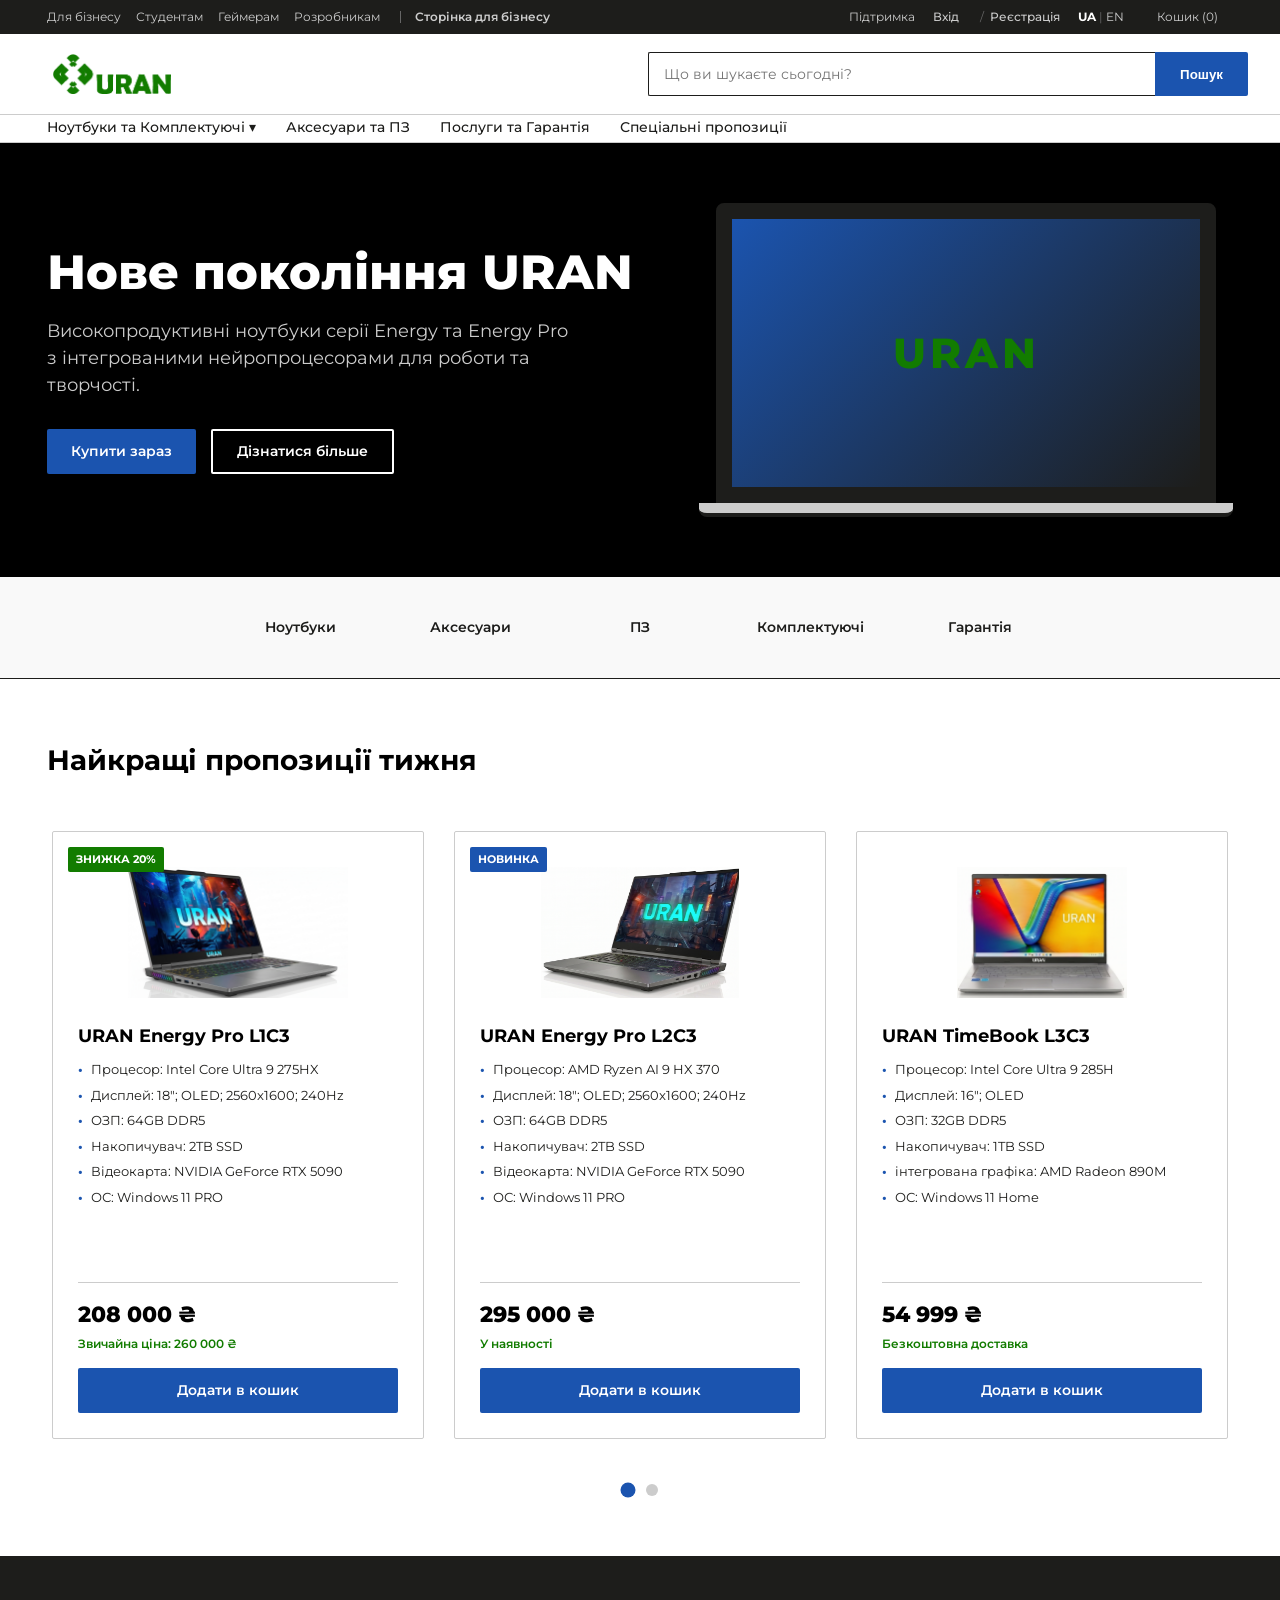
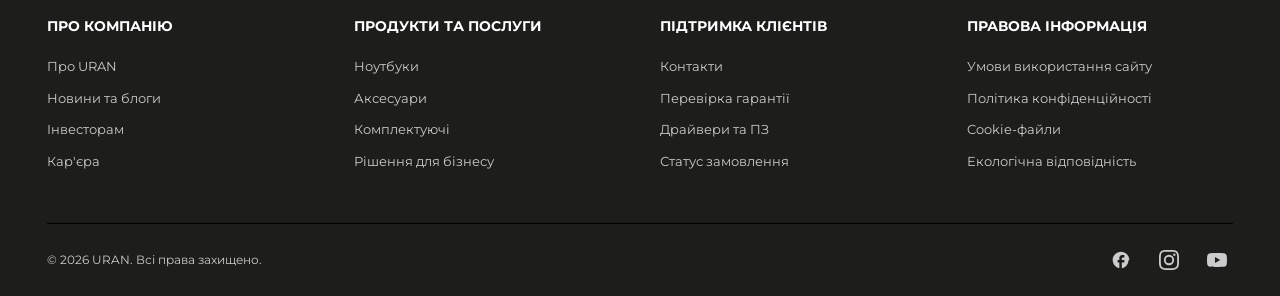
<file: index.html>
<!DOCTYPE html>
<html lang="uk">
<head>
    <meta charset="UTF-8">
    <meta name="viewport" content="width=device-width, initial-scale=1.0">
    <title>URAN Офіційний магазин | Ноутбуки</title>
    <link rel="icon" type="image/png" href="img/favicon.png">
    <link href="https://fonts.googleapis.com/css2?family=Montserrat:wght@400;500;600;700;800&display=swap" rel="stylesheet">
    <link rel="stylesheet" href="style.css">
</head>
<body>


    <div class="top-nav">
        <div class="container top-nav-content">
            <div class="top-nav-left">
                <a href="#">Для бізнесу</a>
                <a href="#">Студентам</a>
                <a href="#">Геймерам</a>
                <a href="#">Розробникам</a>
                <a href="#" class="business-store-link">Сторінка для бізнесу</a>
            </div>
            <div class="top-nav-right">
                <a href="#">Підтримка</a>
                
                <div class="auth-buttons">
                    <a href="#" class="auth-link login-btn">Вхід</a>
                    <span class="auth-divider">/</span>
                    <a href="#" class="auth-link register-btn">Реєстрація</a>
                </div>

                <span class="lang-switch">
                    <span class="active">UA</span> | <a href="en.html">EN</a>
                </span>
                <a href="#" class="cart">Кошик (0)</a>
            </div>
        </div>
    </div>


    <header class="main-header">
        <div class="container header-container">
            <a href="index.html" class="logo">
                <img src="img/logo.png" alt="URAN Logo" class="logo-img">
            </a>
            

            <div class="search-bar">
                <input type="text" placeholder="Що ви шукаєте сьогодні?">
                <button type="button">Пошук</button>
            </div>
        </div>
        


        <div class="category-nav">
            <div class="container">
                <nav class="nav-menu">
                    

                    <div class="nav-item">
                        <a href="#" class="nav-link">Ноутбуки та Комплектуючі ▾</a>
                        

                        <div class="mega-menu">
                            <div class="container mega-menu-content">

                                <div class="mega-column">
                                    <h4>Ноутбуки</h4>
                                    <a href="#">Energy Pro</a>
                                    <a href="#">Energy</a>
                                    <a href="#">Gaming</a>
                                    <a href="#">TimeBook</a>
                                    <a href="#" class="view-all">Дивитись усі ноутбуки ></a>
                                </div>


                                <div class="mega-column">
                                    <h4>Комплектуючі</h4>
                                    <a href="#">Екрани</a>
                                    <a href="#">Клавіатура</a>
                                    <a href="#">Зарядки</a>
                                    <a href="#">Touchpad</a>
                                </div>


                                <div class="mega-column promo-column">
                                    <div class="promo-box">
                                        <span class="badge-eco">НОВИНКА</span>
                                        <h4>URAN AI</h4>
                                        <p>Нова ера розумних ноутбуків з нейропроцесорами NPU.</p>
                                        <a href="#" class="btn-primary">Дізнатися більше</a>
                                    </div>
                                </div>
                            </div>
                        </div>
                    </div> 


                    <div class="nav-item">
                        <a href="#" class="nav-link">Аксесуари та ПЗ</a>
                    </div>
                    <div class="nav-item">
                        <a href="#" class="nav-link">Послуги та Гарантія</a>
                    </div>
                    <div class="nav-item">
                        <a href="#" class="nav-link">Спеціальні пропозиції</a>
                    </div>

                </nav>
            </div>
        </div>
    </header>


    <section class="hero">
        <div class="container hero-wrapper">
            <div class="hero-content">
                <h1 class="hero-title">Нове покоління URAN</h1>
                <p class="hero-subtitle">Високопродуктивні ноутбуки серії Energy та Energy Pro з інтегрованими нейропроцесорами для роботи та творчості.</p>
                <div class="hero-actions">
                    <a href="#" class="btn-primary">Купити зараз</a>
                    <a href="#" class="btn-outline">Дізнатися більше</a>
                </div>
            </div>

            <div class="hero-graphic">
                <div class="laptop-screen"><span>URAN</span></div>
                <div class="laptop-base"></div>
            </div>
        </div>
    </section>


    <section class="quick-links">
        <div class="container">
            <div class="quick-links-grid">
                <a href="#" class="quick-card">
                    <span>Ноутбуки</span>
                </a>
                <a href="#" class="quick-card">
                    <span>Аксесуари</span>
                </a>
                <a href="#" class="quick-card">
                    <span>ПЗ</span>
                </a>
                <a href="#" class="quick-card">
                    <span>Комплектуючі</span>
                </a>
                <a href="#" class="quick-card">
                    <span>Гарантія</span>
                </a>
            </div>
        </div>
    </section>


    <section class="store-section">
    <div class="container">
        <h2 class="section-title">Найкращі пропозиції тижня</h2>

        <div class="carousel-container">
            <input type="radio" name="slider" id="page1" checked>
            <input type="radio" name="slider" id="page2">

            <div class="carousel-viewport">
                <div class="carousel-track">
                    
                    <div class="carousel-page">
                        
                        <div class="product-card">
                            <span class="badge-eco">ЗНИЖКА 20%</span>
                            <div class="product-image">
                                <img src="img/products/1.png" alt="ThinkPro X12" class="prod-img">
                            </div>
                            <div class="product-info">
                                <h3 class="product-title">URAN Energy Pro L1C3</h3>
                                <ul class="product-specs">
                                    <li>Процесор: Intel Core Ultra 9 275HX</li>
                                    <li>Дисплей: 18"; OLED; 2560x1600; 240Hz</li>
                                    <li>ОЗП: 64GB DDR5</li>
                                    <li>Накопичувач: 2TB SSD</li>
                                    <li>Відеокарта: NVIDIA GeForce RTX 5090</li>
                                    <li>ОС: Windows 11 PRO</li>
                                </ul>
                                <div class="product-price-block">
                                    <div class="price-current">208 000 ₴</div>
                                    <div class="price-savings">Звичайна ціна: 260 000 ₴</div>
                                </div>
                                <a href="#" class="btn-primary">Додати в кошик</a>
                            </div> </div> <div class="product-card">
                            <span class="badge-eco" style="background-color: #1b54af;">НОВИНКА</span>
                            <div class="product-image">
                                <img src="img/products/2.png" alt="Legion G7" class="prod-img">
                            </div>
                            <div class="product-info">
                                <h3 class="product-title">URAN Energy Pro L2C3</h3>
                                <ul class="product-specs">
                                    <li>Процесор: AMD Ryzen AI 9 HX 370</li>
                                    <li>Дисплей: 18"; OLED; 2560x1600; 240Hz</li>
                                    <li>ОЗП: 64GB DDR5</li>
                                    <li>Накопичувач: 2TB SSD</li>
                                    <li>Відеокарта: NVIDIA GeForce RTX 5090</li>
                                    <li>ОС: Windows 11 PRO</li>
                                </ul>
                                <div class="product-price-block">
                                    <div class="price-current">295 000 ₴</div>
                                    <div class="price-savings">У наявності</div>
                                </div>
                                <a href="#" class="btn-primary">Додати в кошик</a>
                            </div> </div> <div class="product-card">
                            <div class="product-image">
                                <img src="img/products/3.png" alt="Air Transform" class="prod-img">
                            </div>
                            <div class="product-info">
                                <h3 class="product-title">URAN TimeBook L3C3</h3>
                                <ul class="product-specs">
                                    <li>Процесор: Intel Core Ultra 9 285H</li>
                                    <li>Дисплей: 16"; OLED</li>
                                    <li>ОЗП: 32GB DDR5</li>
                                    <li>Накопичувач: 1TB SSD</li>
                                    <li>інтегрована графіка: AMD Radeon 890M</li>
                                    <li>ОС: Windows 11 Home</li>
                                </ul>
                                <div class="product-price-block">
                                    <div class="price-current">54 999 ₴</div>
                                    <div class="price-savings">Безкоштовна доставка</div>
                                </div>
                                <a href="#" class="btn-primary">Додати в кошик</a>
                            </div> </div> </div> <div class="carousel-page">
                        
                        <div class="product-card">
                            <span class="badge-eco">ТОП ПРОДАЖІВ</span>
                            <div class="product-image">
                                <img src="img/products/4.png" alt="Book Slim 5" class="prod-img">
                            </div>
                            <div class="product-info">
                                <h3 class="product-title">URAN TimeBook L2C2</h3>
                                <ul class="product-specs">
                                    <li>Процесор: AMD Ryzen 7 7730U</li>
                                    <li>Дисплей: 16"; FHD IPS</li>
                                    <li>ОЗП: 16GB DDR5</li>
                                    <li>Накопичувач: 1TB SSD</li>
                                    <li>інтегрована графіка: AMD Radeon 870M</li>
                                    <li>ОС: Windows 11 Home</li>
                                </ul>
                                <div class="product-price-block">
                                    <div class="price-current">34 500 ₴</div>
                                    <div class="price-savings">Бюджетна версія</div>
                                </div>
                                <a href="#" class="btn-primary">Додати в кошик</a>
                            </div> </div> <div class="product-card">
                            <span class="badge-eco" style="background-color: #1d1d1b;">ЗНИЖКА 5%</span>
                            <div class="product-image">
                                <img src="img/products/5.png" alt="Tower Creator" class="prod-img">
                            </div>
                            <div class="product-info">
                                <h3 class="product-title">URAN Gaming L1C3</h3>
                                <ul class="product-specs">
                                    <li>Процесор: Intel Core i9-14900K</li>
                                    <li>Дисплей: 16"; OLED; 1920x1200</li>
                                    <li>ОЗП: 32GB DDR5 RAM</li>
                                    <li>Накопичувач: 1TB SSD</li>
                                    <li>Відеокарта: RTX 5060</li>
                                    <li>ОС: Windows 11 Home</li>
                                </ul>
                                <div class="product-price-block">
                                    <div class="price-current">75 999 ₴</div>
                                    <div class="price-savings">Ціна до знижки: 79 999 ₴</div>
                                </div>
                                <a href="#" class="btn-primary">Додати в кошик</a>
                            </div> </div> <div class="product-card">
                            <span class="badge-eco">АКЦІЯ</span>
                            <div class="product-image">
                                <img src="img/products/6.png" alt="Pad Ultra 12" class="prod-img">
                            </div>
                            <div class="product-info">
                                <h3 class="product-title">URAN TimeBook L1C6</h3>
                                <ul class="product-specs">
                                    <li>Процесор: Intel Core Ultra 7 256V</li>
                                    <li>Дисплей: 15"; OLED; 1920x1200</li>
                                    <li>ОЗП: 16GB</li>
                                    <li>Накопичувач: 1TB SSD</li>
                                    <li>інтегрована графіка: Intel Arc Graphics 140V</li>
                                    <li>ОС: Windows 11 Home</li>
                                </ul>
                                <div class="product-price-block">
                                    <div class="price-current">35 999 ₴</div>
                                    <div class="price-savings">Комп'ютерна миша в подарунок</div>
                                </div>
                                <a href="#" class="btn-primary">Додати в кошик</a>
                            </div> </div> </div> </div> </div> <div class="carousel-dots">
                <label for="page1" class="dot-label" id="dot1"></label>
                <label for="page2" class="dot-label" id="dot2"></label>
            </div>
        </div>

    </div>
</section>


    <footer class="footer">
        <div class="container">
            <div class="footer-grid">
                <div class="footer-column">
                    <h4>Про компанію</h4>
                    <a href="#">Про URAN</a>
                    <a href="#">Новини та блоги</a>
                    <a href="#">Інвесторам</a>
                    <a href="#">Кар'єра</a>
                </div>
                <div class="footer-column">
                    <h4>Продукти та послуги</h4>
                    <a href="#">Ноутбуки</a>
                    <a href="#">Аксесуари</a>
                    <a href="#">Комплектуючі</a>
                    <a href="#">Рішення для бізнесу</a>
                </div>
                <div class="footer-column">
                    <h4>Підтримка клієнтів</h4>
                    <a href="#">Контакти</a>
                    <a href="#">Перевірка гарантії</a>
                    <a href="#">Драйвери та ПЗ</a>
                    <a href="#">Статус замовлення</a>
                </div>
                <div class="footer-column">
                    <h4>Правова інформація</h4>

                    <a href="#">Умови використання сайту</a>
                    <a href="#">Політика конфіденційності</a>
                    <a href="#">Cookie-файли</a>
                    <a href="#">Екологічна відповідність</a>
                </div>
            </div>
            
            <div class="footer-bottom">
                <div class="copyright">
                    &copy; 2026 URAN. Всі права захищено.
                </div>

            <div class="social-links">

                <a href="#" class="social-icon-link" aria-label="Facebook">
                    <svg viewBox="0 0 24 24" class="svg-social">
                        <path d="M22 12c0-5.52-4.48-10-10-10S2 6.48 2 12c0 4.84 3.44 8.87 8 9.8V15H8v-3h2V9.5C10 7.57 11.57 6 13.5 6H16v3h-2c-.55 0-1 .45-1 1v2h3v3h-3v6.95c4.56-.93 8-4.96 8-9.75z"/>
                    </svg>
                </a>
            

                <a href="#" class="social-icon-link" aria-label="Instagram">
                    <svg viewBox="0 0 24 24" class="svg-social">
                        <path d="M12 2.163c3.204 0 3.584.012 4.85.07 3.252.148 4.771 1.691 4.919 4.919.058 1.265.069 1.645.069 4.849 0 3.205-.012 3.584-.069 4.849-.149 3.225-1.664 4.771-4.919 4.919-1.266.058-1.644.07-4.85.07-3.204 0-3.584-.012-4.849-.07-3.26-.149-4.771-1.699-4.919-4.92-.058-1.265-.07-1.644-.07-4.849 0-3.204.013-3.583.07-4.849.149-3.227 1.664-4.771 4.919-4.919 1.266-.057 1.645-.069 4.849-.069zM12 0C8.741 0 8.333.014 7.053.072 2.695.272.273 2.69.073 7.051.014 8.333 0 8.741 0 12c0 3.259.014 3.668.072 4.948.2 4.358 2.618 6.78 6.98 6.98 1.281.058 1.689.072 4.948.072 3.259 0 3.668-.014 4.948-.072 4.354-.2 6.782-2.618 6.979-6.98.059-1.28.073-1.689.073-4.948 0-3.259-.014-3.667-.072-4.947-.196-4.354-2.617-6.78-6.979-6.98C15.668.014 15.259 0 12 0zm0 5.838a6.162 6.162 0 1 0 0 12.324 6.162 6.162 0 0 0 0-12.324zM12 16a4 4 0 1 1 0-8 4 4 0 0 1 0 8zm6.406-11.845a1.44 1.44 0 1 0 0 2.881 1.44 1.44 0 0 0 0-2.881z"/>
                    </svg>
                </a>
            

                <a href="#" class="social-icon-link" aria-label="YouTube">
                    <svg viewBox="0 0 24 24" class="svg-social">
                        <path d="M23.498 6.163a3.003 3.003 0 0 0-2.11-2.11C19.517 3.545 12 3.545 12 3.545s-7.516 0-9.388.508a3.003 3.003 0 0 0-2.11 2.11C0 8.033 0 12 0 12s0 3.967.502 5.837a3.003 3.003 0 0 0 2.11 2.11c1.872.508 9.388.508 9.388.508s7.517 0 9.388-.508a3.003 3.003 0 0 0 2.11-2.11C24 15.967 24 12 24 12s0-3.967-.502-5.163zM9.545 15.568V8.432L15.818 12l-6.273 3.568z"/>
                    </svg>
                </a>
            </div>
            </div>
        </div>
    </footer>

</body>
</html>
</file>
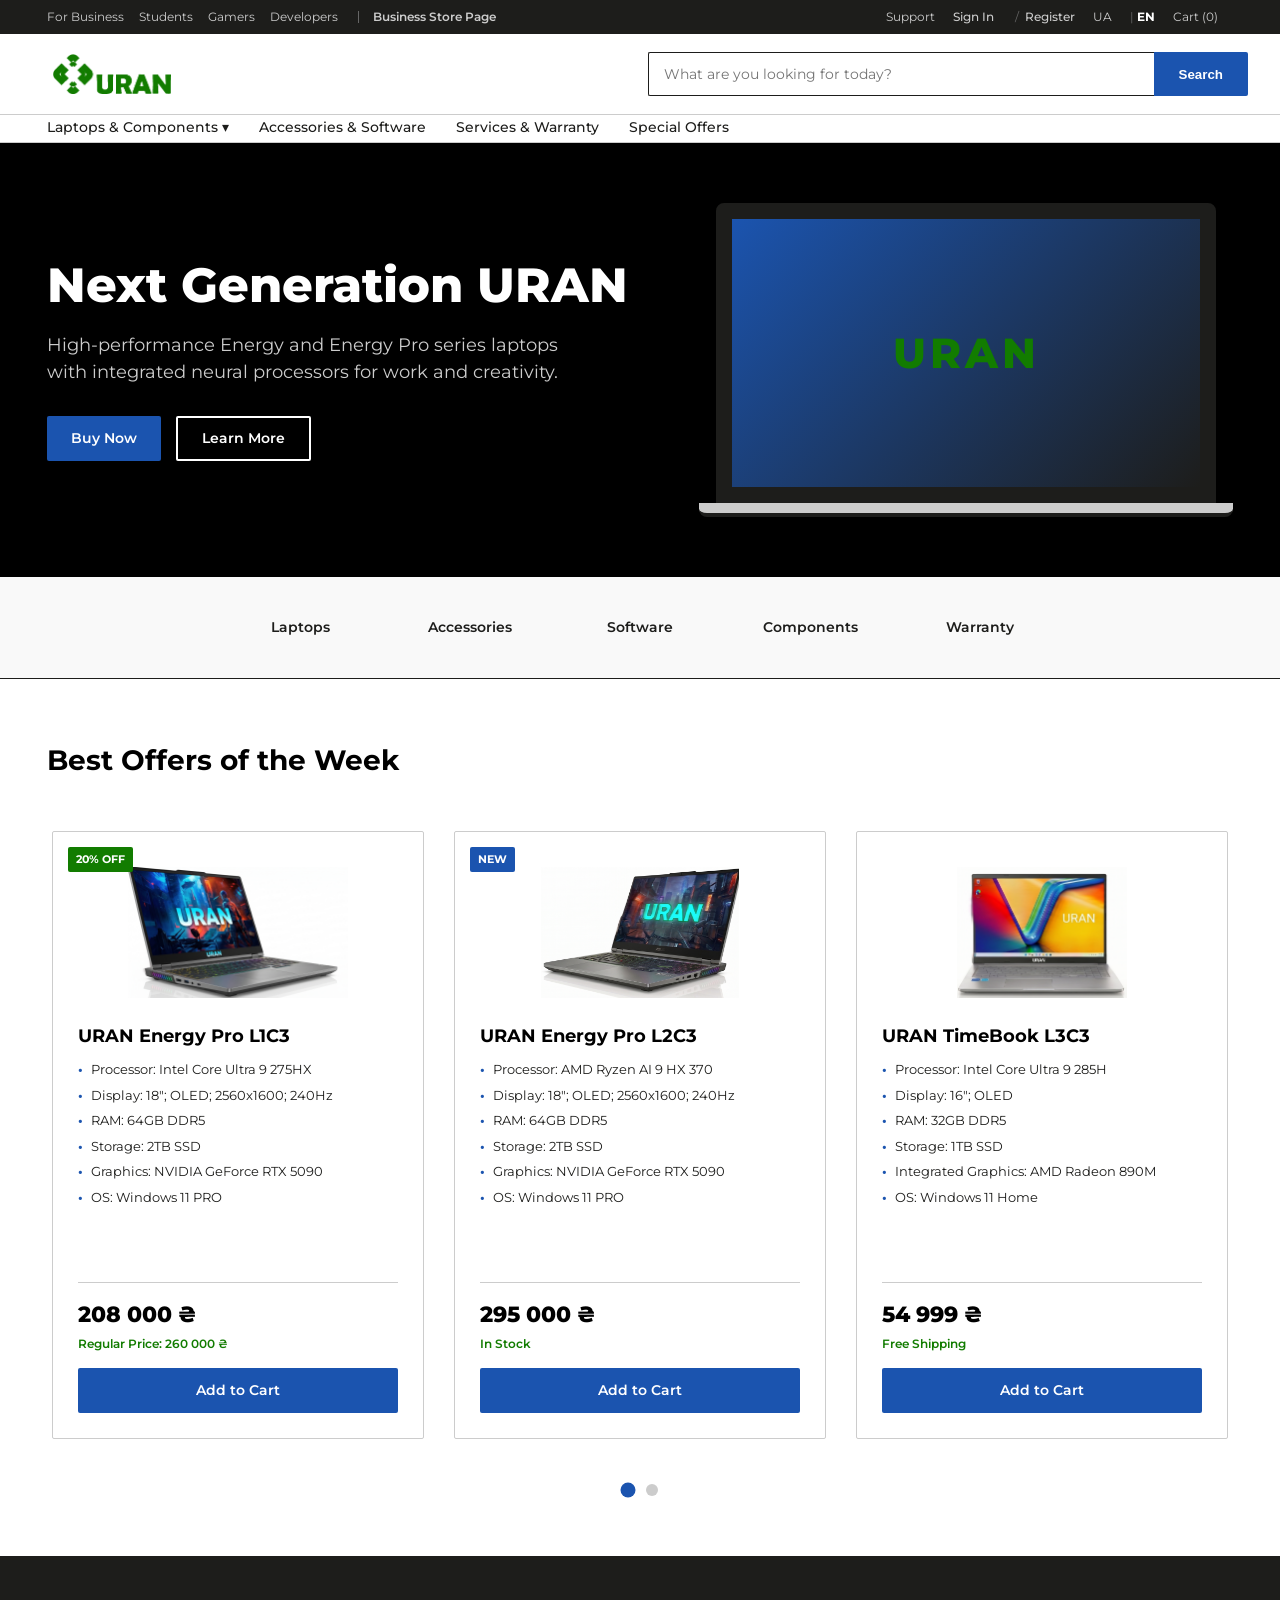
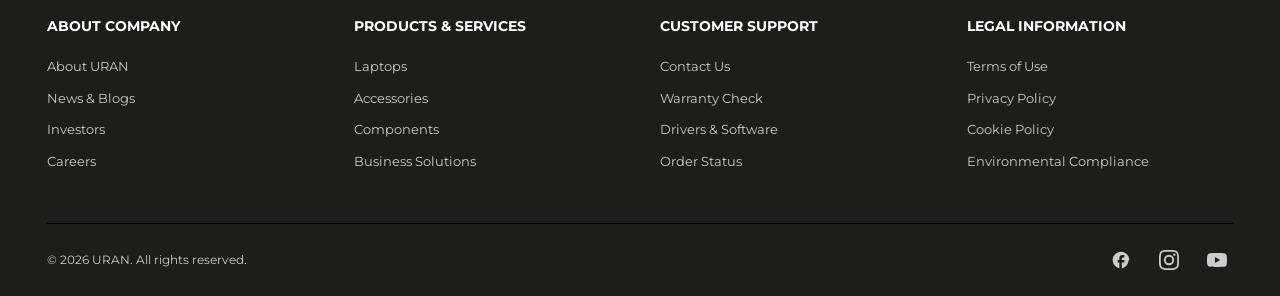
<file: en.html>
<!DOCTYPE html>
<html lang="en">
<head>
    <meta charset="UTF-8">
    <meta name="viewport" content="width=device-width, initial-scale=1.0">
    <title>URAN Official Store | Laptops</title>
    <link rel="icon" type="image/png" href="img/favicon.png">
    <link href="https://fonts.googleapis.com/css2?family=Montserrat:wght@400;500;600;700;800&display=swap" rel="stylesheet">
    <link rel="stylesheet" href="style.css">
</head>
<body>


    <div class="top-nav">
        <div class="container top-nav-content">
            <div class="top-nav-left">
                <a href="#">For Business</a>
                <a href="#">Students</a>
                <a href="#">Gamers</a>
                <a href="#">Developers</a>
                <a href="#" class="business-store-link">Business Store Page</a>
            </div>
            <div class="top-nav-right">
                <a href="#">Support</a>
                <div class="auth-buttons">
                    <a href="#" class="auth-link login-btn">Sign In</a>
                    <span class="auth-divider">/</span>
                    <a href="#" class="auth-link register-btn">Register</a>
                </div>

                <span class="lang-switch">
                    <a href="index.html">UA</a> | <span class="active">EN</span>
                </span>
                <a href="#" class="cart">Cart (0)</a>
            </div>
        </div>
    </div>


    <header class="main-header">
        <div class="container header-container">
            <a href="index.html" class="logo">
                <img src="img/logo.png" alt="URAN Logo" class="logo-img">
            </a>
            

            <div class="search-bar">
                <input type="text" placeholder="What are you looking for today?">
                <button type="button">Search</button>
            </div>
        </div>
        


        <div class="category-nav">
            <div class="container">
                <nav class="nav-menu">
                    

                    <div class="nav-item">
                        <a href="#" class="nav-link">Laptops & Components ▾</a>
                        

                        <div class="mega-menu">
                            <div class="container mega-menu-content">

                                <div class="mega-column">
                                    <h4>Laptops</h4>
                                    <a href="#">Energy Pro</a>
                                    <a href="#">Energy</a>
                                    <a href="#">Gaming</a>
                                    <a href="#">TimeBook</a>
                                    <a href="#" class="view-all">View All Laptops ></a>
                                </div>


                                <div class="mega-column">
                                    <h4>Components</h4>
                                    <a href="#">Screens</a>
                                    <a href="#">Keyboards</a>
                                    <a href="#">Chargers</a>
                                    <a href="#">Touchpads</a>
                                </div>


                                <div class="mega-column promo-column">
                                    <div class="promo-box">
                                        <span class="badge-eco">NEW</span>
                                        <h4>URAN AI</h4>
                                        <p>A new era of smart laptops powered by NPU neural processors.</p>
                                        <a href="#" class="btn-primary">Learn More</a>
                                    </div>
                                </div>
                            </div>
                        </div>
                    </div> 


                    <div class="nav-item">
                        <a href="#" class="nav-link">Accessories & Software</a>
                    </div>
                    <div class="nav-item">
                        <a href="#" class="nav-link">Services & Warranty</a>
                    </div>
                    <div class="nav-item">
                        <a href="#" class="nav-link">Special Offers</a>
                    </div>

                </nav>
            </div>
        </div>
    </header>


    <section class="hero">
        <div class="container hero-wrapper">
            <div class="hero-content">
                <h1 class="hero-title">Next Generation URAN</h1>
                <p class="hero-subtitle">High-performance Energy and Energy Pro series laptops with integrated neural processors for work and creativity.</p>
                <div class="hero-actions">
                    <a href="#" class="btn-primary">Buy Now</a>
                    <a href="#" class="btn-outline">Learn More</a>
                </div>
            </div>

            <div class="hero-graphic">
                <div class="laptop-screen"><span>URAN</span></div>
                <div class="laptop-base"></div>
            </div>
        </div>
    </section>


    <section class="quick-links">
        <div class="container">
            <div class="quick-links-grid">
                <a href="#" class="quick-card">
                    <span>Laptops</span>
                </a>
                <a href="#" class="quick-card">
                    <span>Accessories</span>
                </a>
                <a href="#" class="quick-card">
                    <span>Software</span>
                </a>
                <a href="#" class="quick-card">
                    <span>Components</span>
                </a>
                <a href="#" class="quick-card">
                    <span>Warranty</span>
                </a>
            </div>
        </div>
    </section>


    <section class="store-section">
        <div class="container">
            <h2 class="section-title">Best Offers of the Week</h2>

            <div class="carousel-container">
                <input type="radio" name="slider" id="page1" checked>
                <input type="radio" name="slider" id="page2">

                <div class="carousel-viewport">
                    <div class="carousel-track">
                        

                        <div class="carousel-page">
                            

                            <div class="product-card">
                                <span class="badge-eco">20% OFF</span>
                                <div class="product-image">
                                    <img src="img/products/1.png" alt="ThinkPro X12" class="prod-img">
                                </div>
                                <div class="product-info">
                                    <h3 class="product-title">URAN Energy Pro L1C3</h3>
                                    <ul class="product-specs">
                                        <li>Processor: Intel Core Ultra 9 275HX</li>
                                        <li>Display: 18"; OLED; 2560x1600; 240Hz</li>
                                        <li>RAM: 64GB DDR5</li>
                                        <li>Storage: 2TB SSD</li>
                                        <li>Graphics: NVIDIA GeForce RTX 5090</li>
                                        <li>OS: Windows 11 PRO</li>
                                    </ul>
                                    <div class="product-price-block">
                                        <div class="price-current">208 000 ₴</div>
                                        <div class="price-savings">Regular Price: 260 000 ₴</div>
                                    </div>
                                    <a href="#" class="btn-primary">Add to Cart</a>
                                </div>
                            </div> 


                            <div class="product-card">
                                <span class="badge-eco" style="background-color: #1b54af;">NEW</span>
                                <div class="product-image">
                                    <img src="img/products/2.png" alt="Legion G7" class="prod-img">
                                </div>
                                <div class="product-info">
                                    <h3 class="product-title">URAN Energy Pro L2C3</h3>
                                    <ul class="product-specs">
                                        <li>Processor: AMD Ryzen AI 9 HX 370</li>
                                        <li>Display: 18"; OLED; 2560x1600; 240Hz</li>
                                        <li>RAM: 64GB DDR5</li>
                                        <li>Storage: 2TB SSD</li>
                                        <li>Graphics: NVIDIA GeForce RTX 5090</li>
                                        <li>OS: Windows 11 PRO</li>
                                    </ul>
                                    <div class="product-price-block">
                                        <div class="price-current">295 000 ₴</div>
                                        <div class="price-savings">In Stock</div>
                                    </div>
                                    <a href="#" class="btn-primary">Add to Cart</a>
                                </div>
                            </div> 


                            <div class="product-card">
                                <div class="product-image">
                                    <img src="img/products/3.png" alt="Air Transform" class="prod-img">
                                </div>
                                <div class="product-info">
                                    <h3 class="product-title">URAN TimeBook L3C3</h3>
                                    <ul class="product-specs">
                                        <li>Processor: Intel Core Ultra 9 285H</li>
                                        <li>Display: 16"; OLED</li>
                                        <li>RAM: 32GB DDR5</li>
                                        <li>Storage: 1TB SSD</li>
                                        <li>Integrated Graphics: AMD Radeon 890M</li>
                                        <li>OS: Windows 11 Home</li>
                                    </ul>
                                    <div class="product-price-block">
                                        <div class="price-current">54 999 ₴</div>
                                        <div class="price-savings">Free Shipping</div>
                                    </div>
                                    <a href="#" class="btn-primary">Add to Cart</a>
                                </div>
                            </div> 
                        </div> 


                        <div class="carousel-page">
                            

                            <div class="product-card">
                                <span class="badge-eco">TOP SELLER</span>
                                <div class="product-image">
                                    <img src="img/products/4.png" alt="Book Slim 5" class="prod-img">
                                </div>
                                <div class="product-info">
                                    <h3 class="product-title">URAN TimeBook L2C2</h3>
                                    <ul class="product-specs">
                                        <li>Processor: AMD Ryzen 7 7730U</li>
                                        <li>Display: 16"; FHD IPS</li>
                                        <li>RAM: 16GB DDR5</li>
                                        <li>Storage: 1TB SSD</li>
                                        <li>Integrated Graphics: AMD Radeon 870M</li>
                                        <li>OS: Windows 11 Home</li>
                                    </ul>
                                    <div class="product-price-block">
                                        <div class="price-current">34 500 ₴</div>
                                        <div class="price-savings">Budget Version</div>
                                    </div>
                                    <a href="#" class="btn-primary">Add to Cart</a>
                                </div>
                            </div> 


                            <div class="product-card">
                                <span class="badge-eco" style="background-color: #1d1d1b;">5% OFF</span>
                                <div class="product-image">
                                    <img src="img/products/5.png" alt="Tower Creator" class="prod-img">
                                </div>
                                <div class="product-info">
                                    <h3 class="product-title">URAN Gaming L1C3</h3>
                                    <ul class="product-specs">
                                        <li>Processor: Intel Core i9-14900K</li>
                                        <li>Display: 16"; OLED; 1920x1200</li>
                                        <li>RAM: 32GB DDR5 RAM</li>
                                        <li>Storage: 1TB SSD</li>
                                        <li>Graphics: RTX 5060</li>
                                        <li>OS: Windows 11 Home</li>
                                    </ul>
                                    <div class="product-price-block">
                                        <div class="price-current">75 999 ₴</div>
                                        <div class="price-savings">Price Before Discount: 79 999 ₴</div>
                                    </div>
                                    <a href="#" class="btn-primary">Add to Cart</a>
                                </div>
                            </div> 


                            <div class="product-card">
                                <span class="badge-eco">PROMO</span>
                                <div class="product-image">
                                    <img src="img/products/6.png" alt="Pad Ultra 12" class="prod-img">
                                </div>
                                <div class="product-info">
                                    <h3 class="product-title">URAN TimeBook L1C6</h3>
                                    <ul class="product-specs">
                                        <li>Processor: Intel Core Ultra 7 256V</li>
                                        <li>Display: 15"; OLED; 1920x1200</li>
                                        <li>RAM: 16GB</li>
                                        <li>Storage: 1TB SSD</li>
                                        <li>Integrated Graphics: Intel Arc Graphics 140V</li>
                                        <li>OS: Windows 11 Home</li>
                                    </ul>
                                    <div class="product-price-block">
                                        <div class="price-current">35 999 ₴</div>
                                        <div class="price-savings">Free Computer Mouse Included</div>
                                    </div>
                                    <a href="#" class="btn-primary">Add to Cart</a>
                                </div>
                            </div> 
                        </div> 

                    </div>
                </div> 
                
                <div class="carousel-dots">
                    <label for="page1" class="dot-label" id="dot1"></label>
                    <label for="page2" class="dot-label" id="dot2"></label>
                </div>
            </div>

        </div>
    </section>


    <footer class="footer">
        <div class="container">
            <div class="footer-grid">
                <div class="footer-column">
                    <h4>About Company</h4>
                    <a href="#">About URAN</a>
                    <a href="#">News & Blogs</a>
                    <a href="#">Investors</a>
                    <a href="#">Careers</a>
                </div>
                <div class="footer-column">
                    <h4>Products & Services</h4>
                    <a href="#">Laptops</a>
                    <a href="#">Accessories</a>
                    <a href="#">Components</a>
                    <a href="#">Business Solutions</a>
                </div>
                <div class="footer-column">
                    <h4>Customer Support</h4>
                    <a href="#">Contact Us</a>
                    <a href="#">Warranty Check</a>
                    <a href="#">Drivers & Software</a>
                    <a href="#">Order Status</a>
                </div>
                <div class="footer-column">
                    <h4>Legal Information</h4>
                    <a href="#">Terms of Use</a>
                    <a href="#">Privacy Policy</a>
                    <a href="#">Cookie Policy</a>
                    <a href="#">Environmental Compliance</a>
                </div>
            </div>
            
            <div class="footer-bottom">
                <div class="copyright">
                    &copy; 2026 URAN. All rights reserved.
                </div>
                <div class="social-links">

                    <a href="#" class="social-icon-link" aria-label="Facebook">
                        <svg viewBox="0 0 24 24" class="svg-social">
                            <path d="M22 12c0-5.52-4.48-10-10-10S2 6.48 2 12c0 4.84 3.44 8.87 8 9.8V15H8v-3h2V9.5C10 7.57 11.57 6 13.5 6H16v3h-2c-.55 0-1 .45-1 1v2h3v3h-3v6.95c4.56-.93 8-4.96 8-9.75z"/>
                        </svg>
                    </a>
                

                    <a href="#" class="social-icon-link" aria-label="Instagram">
                        <svg viewBox="0 0 24 24" class="svg-social">
                            <path d="M12 2.163c3.204 0 3.584.012 4.85.07 3.252.148 4.771 1.691 4.919 4.919.058 1.265.069 1.645.069 4.849 0 3.205-.012 3.584-.069 4.849-.149 3.225-1.664 4.771-4.919 4.919-1.266.058-1.644.07-4.85.07-3.204 0-3.584-.012-4.849-.07-3.26-.149-4.771-1.699-4.919-4.92-.058-1.265-.07-1.644-.07-4.849 0-3.204.013-3.583.07-4.849.149-3.227 1.664-4.771 4.919-4.919 1.266-.057 1.645-.069 4.849-.069zM12 0C8.741 0 8.333.014 7.053.072 2.695.272.273 2.69.073 7.051.014 8.333 0 8.741 0 12c0 3.259.014 3.668.072 4.948.2 4.358 2.618 6.78 6.98 6.98 1.281.058 1.689.072 4.948.072 3.259 0 3.668-.014 4.948-.072 4.354-.2 6.782-2.618 6.979-6.98.059-1.28.073-1.689.073-4.948 0 3.259-.014-3.667-.072-4.947-.196-4.354-2.617-6.78-6.979-6.98C15.668.014 15.259 0 12 0zm0 5.838a6.162 6.162 0 1 0 0 12.324 6.162 6.162 0 0 0 0-12.324zM12 16a4 4 0 1 1 0-8 4 4 0 0 1 0 8zm6.406-11.845a1.44 1.44 0 1 0 0 2.881 1.44 1.44 0 0 0 0-2.881z"/>
                        </svg>
                    </a>
                

                    <a href="#" class="social-icon-link" aria-label="YouTube">
                        <svg viewBox="0 0 24 24" class="svg-social">
                            <path d="M23.498 6.163a3.003 3.003 0 0 0-2.11-2.11C19.517 3.545 12 3.545 12 3.545s-7.516 0-9.388.508a3.003 3.003 0 0 0-2.11 2.11C0 8.033 0 12 0 12s0 3.967.502 5.837a3.003 3.003 0 0 0 2.11 2.11c1.872.508 9.388.508 9.388.508s7.517 0 9.388-.508a3.003 3.003 0 0 0 2.11-2.11C24 15.967 24 12 24 12s0-3.967-.502-5.163zM9.545 15.568V8.432L15.818 12l-6.273 3.568z"/>
                        </svg>
                    </a>
                </div>
            </div>
        </div>
    </footer>

</body>
</html>
</file>
<file: style.css>
* {
    margin: 0;
    padding: 0;
    box-sizing: border-box;
}

body {
    font-family: 'Montserrat', sans-serif; /* Головний шрифт сайту — Montserrat */
    background-color: #ffffff;
    color: #1d1d1b;
    line-height: 1.5;
    -webkit-font-smoothing: antialiased;
}

.container {
    width: 95%;
    max-width: 1400px;
    margin: 0 auto;
    padding: 0 15px;
}

a {
    text-decoration: none;
    transition: color 0.2s ease;
}


.btn-primary {
    background-color: #1b54af;
    color: #ffffff;
    padding: 12px 24px;
    border: none;
    border-radius: 2px;
    font-weight: 600;
    font-size: 14px;
    cursor: pointer;
    display: inline-block;
    text-align: center;
    transition: background-color 0.2s;
}

.btn-primary:hover {
    background-color: #133c80;
}

.btn-outline {
    background-color: transparent;
    color: #ffffff !important;
    border: 2px solid #ffffff;
    padding: 10px 24px;
    border-radius: 2px;
    font-weight: 600;
    font-size: 14px;
    display: inline-block;
    text-align: center;
    text-decoration: none !important;
    position: relative;
    transition: all 0.2s ease;
}

.btn-outline::after {
    display: none !important; 
}

.btn-outline:hover {
    background-color: #ffffff !important;
    color: #000000 !important;
    text-decoration: none !important;
}

.btn-outline:active, .btn-outline:visited {
    color: #ffffff !important;
    text-decoration: none !important;
}


.top-nav {
    background-color: #1d1d1b;
    color: #cccccc;
    font-size: 12px;
    padding: 8px 0;
}

.top-nav-content {
    display: flex;
    justify-content: space-between;
    align-items: center;
}

.top-nav a {
    color: #cccccc;
    margin-right: 15px;
}

.top-nav a:hover {
    color: #ffffff;
}

.lang-switch {
    margin-right: 15px;
    color: #666;
}

.lang-switch .active {
    color: #ffffff;
    font-weight: 700;
}


.top-nav-left {
    display: flex;
    align-items: center;
}

.business-store-link {
    position: relative;
    padding-left: 15px;
    margin-left: 5px;
    font-weight: 600;
}

.business-store-link::before {
    content: '';
    position: absolute;
    left: 0;
    top: 50%;
    transform: translateY(-50%);
    width: 1px;
    height: 12px;
    background-color: #666666;
}


.auth-buttons {
    display: inline-flex;
    align-items: center;
    gap: 6px;
}

.auth-link {
    font-size: 12px;
    font-weight: 500;
    text-decoration: none;
    transition: color 0.2s ease;
}

.top-nav .auth-link {
    color: #cccccc !important;
}

.top-nav .auth-link:hover {
    color: #ffffff !important;
    text-decoration: none !important;
}

.auth-divider {
    color: #666666;
    font-size: 12px;
    user-select: none;
}


.main-header {
    background-color: #ffffff;
    border-bottom: 1px solid #cccccc;
    position: static; 
    top: auto;
    z-index: 1000;
}

.header-container {
    display: flex;
    align-items: center;
    justify-content: space-between;
    padding: 15px 0;
    gap: 30px;
}


.logo {
    display: inline-flex;
    align-items: center;
    padding: 5px 0;
}

.logo-img {
    width: 160px;
    height: 40px;
    object-fit: contain;
    display: block;
    transition: transform 0.2s ease;
}

.logo:hover .logo-img {
    transform: scale(1.02);
}


.search-bar {
    flex-grow: 1;
    max-width: 600px;
    display: flex;
}

.search-bar input {
    width: 100%;
    padding: 12px 15px;
    border: 1px solid #1d1d1b;
    border-right: none;
    border-radius: 2px 0 0 2px;
    font-family: inherit;
    font-size: 14px;
}

.search-bar input:focus {
    outline: none;
    border-color: #1b54af;
}

.search-bar button {
    background-color: #1b54af;
    color: #ffffff;
    border: none;
    padding: 0 25px;
    border-radius: 0 2px 2px 0;
    cursor: pointer;
    font-weight: 600;
}

.search-bar button:hover {
    background-color: #133c80;
}


.category-nav {
    border-top: 1px solid #cccccc;
    padding: 0; 
    position: relative; 
    background-color: #ffffff; 
}

.nav-menu {
    display: flex;
    gap: 30px;
    position: static;
}

.mega-menu {
    position: absolute;
    top: 100%; 
    left: 0;
    right: 0;
    width: 100%;
    background-color: #ffffff !important; 
    border-top: 1px solid #cccccc;
    border-bottom: 2px solid #1d1d1b;
    box-shadow: 0 15px 30px rgba(0,0,0,0.15); 
    opacity: 0;
    visibility: hidden;
    transform: translateY(10px); 
    transition: all 0.3s ease; 
    z-index: 99999 !important;
}

.nav-item:hover .mega-menu {
    opacity: 1;
    visibility: visible;
    transform: translateY(0);
}

.mega-menu-content {
    display: flex;
    justify-content: space-between;
    align-items: flex-start; 
    width: 100%;
    max-width: 1400px;
    margin: 0 auto;
    padding: 40px 30px;
    gap: 20px;
    background-color: #ffffff !important;
}

.nav-link, .nav-menu a {
    color: #1d1d1b !important; 
    font-weight: 500;
    font-size: 14px;
    text-decoration: none;
    position: relative;
    display: inline-block;
    padding-bottom: 4px; 
}

.nav-link::after, .nav-menu a::after {
    content: '';
    position: absolute;
    left: 0;
    bottom: 0; 
    width: 100%;
    height: 3px;
    background-color: #000000;
    transform: scaleX(0);
    transform-origin: left;
    transition: transform 0.3s cubic-bezier(0.25, 1, 0.5, 1);
}

.nav-item:hover .nav-link::after,
.nav-menu a:hover::after {
    transform: scaleX(1);
}

.nav-link:active, .nav-link:visited,
.nav-menu a:active, .nav-menu a:visited {
    color: #1d1d1b !important;
    text-decoration: none;
}

.mega-column {
    display: flex;
    flex-direction: column;
    flex: 1 1 22%;
    min-width: 200px;
}

.mega-column h4 {
    color: #000000;
    font-size: 16px;
    font-weight: 700;
    margin-bottom: 20px;
    padding-bottom: 10px;
    border-bottom: 2px solid #cccccc; 
}

.mega-column a {
    color: #1d1d1b !important;
    font-size: 14px;         
    text-decoration: none;
    margin-bottom: 12px;
    display: block;
    white-space: normal;
    line-height: 1.4;
}

.mega-column a:hover {
    color: #1d1d1b !important;
    text-decoration: none !important;
}

.view-all {
    color: #1b54af !important;
    font-weight: 600;
    margin-top: 10px;
}

/* Рекламна права колонка */
.promo-column {
    flex: 1 1 28%;
    min-width: 260px;        
}

.promo-box {
    background-color: #f9f9f9;
    border: 1px solid #cccccc;
    padding: 25px;
    border-radius: 2px;
    position: relative;
}

.promo-box h4 {
    border-bottom: none !important;
    margin-bottom: 10px;
    padding-bottom: 0;
    margin-top: 20px;
}

.promo-box p {
    font-size: 13px;
    color: #1d1d1b;
    margin-bottom: 20px;
}

.promo-box .btn-primary {
    background-color: #1b54af !important;
    color: #ffffff !important;
    text-decoration: none !important;
    display: inline-block;
    position: relative;
}

.promo-box .btn-primary::after {
    display: none !important;
}

.promo-box .btn-primary:hover {
    background-color: #133c80 !important;
    color: #ffffff !important;
    text-decoration: none !important;
}

.promo-box .btn-primary:active, 
.promo-box .btn-primary:visited {
    color: #ffffff !important;
    text-decoration: none !important;
}


.hero {
    background-color: #000000;
    color: #ffffff;
    padding: 60px 0;
    position: relative;
    overflow: hidden;
}

.hero-wrapper {
    display: flex;
    align-items: center;
    justify-content: space-between;
}

.hero-content {
    width: 50%;
    z-index: 2;
}

.hero-title {
    font-size: 48px;
    font-weight: 800;
    margin-bottom: 20px;
    line-height: 1.1;
}

.hero-subtitle {
    font-size: 18px;
    color: #cccccc;
    margin-bottom: 30px;
    max-width: 90%;
}

.hero-actions {
    display: flex;
    gap: 15px;
}


.hero-graphic {
    width: 45%;
    display: flex;
    flex-direction: column;
    align-items: center;
    justify-content: center;
}

.laptop-screen {
    width: 100%;
    max-width: 500px;
    height: 300px;
    background: linear-gradient(135deg, #1b54af, #1d1d1b);
    border: 16px solid #1d1d1b;
    border-radius: 8px 8px 0 0;
    display: flex;
    align-items: center;
    justify-content: center;
    font-weight: 800;
    color: #127c00;
    font-size: 42px;
    letter-spacing: 4px;
}

.laptop-base {
    width: 100%;
    max-width: 560px;
    height: 14px;
    background-color: #cccccc;
    border-radius: 0 0 8px 8px;
    border-bottom: 4px solid #1d1d1b;
}


.quick-links {
    padding: 40px 0;
    background-color: #f9f9f9;
    border-bottom: 1px solid #1d1d1b;
}

.quick-links-grid {
    display: flex;
    justify-content: center;
    gap: 30px;
    flex-wrap: wrap;
}

.quick-card {
    display: flex;
    flex-direction: column;
    align-items: center;
    color: #1d1d1b;
    width: 140px;
    transition: transform 0.2s ease, color 0.2s ease;
}


.quick-card:hover {
    transform: translateY(-5px);
    color: #1b54af;
}


.quick-icon {
    display: flex !important; 
    width: 80px;
    height: 80px;
    background-color: #ffffff;
    border: 1px solid #cccccc;
    border-radius: 50%;
    justify-content: center;
    align-items: center;
    font-size: 32px;
    margin-bottom: 15px;
    box-shadow: 0 4px 6px rgba(0,0,0,0.05);
}

.quick-card span {
    font-weight: 600;
    font-size: 14px;
    text-align: center;
}

.store-section {
    padding: 60px 0;
    background-color: #ffffff;
    width: 100%;
    overflow: hidden;
}

.section-title {
    font-size: 28px;
    font-weight: 700;
    margin-bottom: 40px;
    color: #000000;
}

.carousel-container {
    position: relative;
    width: 100%;
}

.carousel-container input[type="radio"] {
    display: none !important;
}

.carousel-viewport {
    width: 100%;
    overflow: hidden !important; 
    position: relative;
}


.carousel-track {
    display: flex !important;
    flex-direction: row !important;
    width: 200%; 
    transition: transform 0.6s cubic-bezier(0.25, 1, 0.5, 1);
}


.carousel-page {
    display: flex !important;
    flex-direction: row !important;
    flex-wrap: nowrap !important;
    width: 50%;
    gap: 30px;
    flex-shrink: 0 !important;
    padding: 10px 5px;
}


.carousel-page .product-card {
    flex: 1 1 0% !important;
    min-width: 0 !important;
    border: 1px solid #cccccc;
    border-radius: 2px;
    padding: 25px;
    background-color: #ffffff;
    transition: box-shadow 0.3s ease, border-color 0.3s ease;
    display: flex !important;
    flex-direction: column !important;
    justify-content: space-between;
    position: relative;
    height: 100%;
}

.product-card:hover {
    box-shadow: 0 10px 25px rgba(0, 0, 0, 0.08);
    border-color: #1d1d1b;
}

.badge-eco {
    background-color: #127c00;
    color: #ffffff;
    font-size: 11px;
    font-weight: 700;
    padding: 4px 8px;
    position: absolute;
    top: 15px;
    left: 15px;
    border-radius: 2px;
    z-index: 5;
}


.product-image {
    width: 100% !important;
    height: 200px !important;
    background-color: #ffffff; 
    display: flex !important;
    align-items: center !important;
    justify-content: center !important;
    padding: 10px;
    overflow: hidden !important;
    position: relative;
}


.prod-img {
    max-width: 100% !important;
    max-height: 100% !important;
    width: auto !important;
    height: auto !important;
    object-fit: contain !important;
    display: block !important;
    transition: transform 0.3s ease;
    font-size: 11px;            
    color: #666666;             
    text-align: center;
    word-break: break-all;      
}

.product-card:hover .prod-img {
    transform: scale(1.05);
}


.product-info {
    display: flex !important;
    flex-direction: column !important;
    height: 100% !important;
    justify-content: space-between !important;
    flex-grow: 1;
}

.product-title {
    font-size: 18px;
    font-weight: 700;
    color: #000000;
    margin: 15px 0 10px 0;
}

.product-specs {
    list-style: none;
    margin-bottom: 20px;
    flex-grow: 1;
}

.product-specs li {
    font-size: 13px;
    color: #1d1d1b;
    margin-bottom: 6px;
    display: flex;
    align-items: flex-start;
}

.product-specs li::before {
    content: "•";
    color: #1b54af;
    margin-right: 8px;
    font-weight: bold;
}

.product-price-block {
    border-top: 1px solid #cccccc;
    padding-top: 15px;
    margin-bottom: 15px;
}

.price-current {
    font-size: 22px;
    font-weight: 800;
    color: #000000;
}

.price-savings {
    font-size: 12px;
    color: #127c00;
    font-weight: 600;
    margin-top: 4px;
}


#page1:checked ~ .carousel-viewport .carousel-track {
    transform: translateX(0%);
}

#page2:checked ~ .carousel-viewport .carousel-track {
    transform: translateX(-50%);
}


.carousel-dots {
    display: flex;
    justify-content: center;
    gap: 12px;
    margin-top: 35px;
}

.dot-label {
    width: 12px;
    height: 12px;
    background-color: #cccccc;
    border-radius: 50%;
    cursor: pointer;
    transition: background-color 0.3s ease, transform 0.2s ease;
}

.dot-label:hover {
    background-color: #1b54af;
}

#page1:checked ~ .carousel-dots #dot1,
#page2:checked ~ .carousel-dots #dot2 {
    background-color: #1b54af;
    transform: scale(1.25); 
}


.footer {
    background-color: #1d1d1b;
    color: #cccccc;
    padding: 60px 0 20px 0;
}

.footer-grid {
    display: grid;
    grid-template-columns: repeat(4, 1fr);
    gap: 40px;
    margin-bottom: 40px;
}

.footer-column h4 {
    color: #ffffff;
    font-size: 14px;
    margin-bottom: 20px;
    text-transform: uppercase;
}

.footer-column a {
    display: block;
    color: #cccccc;
    font-size: 13px;
    margin-bottom: 12px;
}

.footer-column a:hover {
    color: #ffffff;
    text-decoration: none !important;
}

.footer-bottom {
    border-top: 1px solid #000000;
    padding-top: 20px;
    display: flex;
    justify-content: space-between;
    align-items: center;
    font-size: 12px;
}

.footer-bottom a:hover {
    color: #ffffff;
    text-decoration: none !important;
}


.social-links {
    display: flex;
    align-items: center;
    gap: 16px;
}

.social-icon-link {
    display: inline-flex;
    align-items: center;
    justify-content: center;
    width: 32px;
    height: 32px;
    text-decoration: none !important;
}

.svg-social {
    width: 20px;
    height: 20px;
    fill: #cccccc;
    transition: fill 0.2s ease, transform 0.2s ease;
}

.social-icon-link::after {
    display: none !important;
}

.social-icon-link:hover .svg-social {
    fill: #1b54af;
    transform: scale(1.1);
}


@media (max-width: 992px) {
    .header-container {
        flex-direction: column;
        align-items: stretch;
    }
    .hero-wrapper {
        flex-direction: column;
        text-align: center;
    }
    .hero-content {
        width: 100%;
        margin-bottom: 40px;
    }
    .hero-actions {
        justify-content: center;
    }
    .hero-graphic {
        width: 100%;
    }
    .footer-grid {
        grid-template-columns: repeat(2, 1fr);
    }
    
    .carousel-viewport {
        overflow-x: auto !important; 
    }
    .carousel-track {
        width: 200%;
    }
    .carousel-page {
        width: 50%;
        flex-direction: row !important;
        gap: 15px;
    }
    .carousel-dots {
        display: flex;
    }
}

@media (max-width: 768px) {
    .category-nav, .top-nav-left {
        display: none;
    }
    .footer-grid {
        grid-template-columns: 1fr;
    }
    .footer-bottom {
        flex-direction: column;
        gap: 15px;
        text-align: center;
    }
}
</file>
